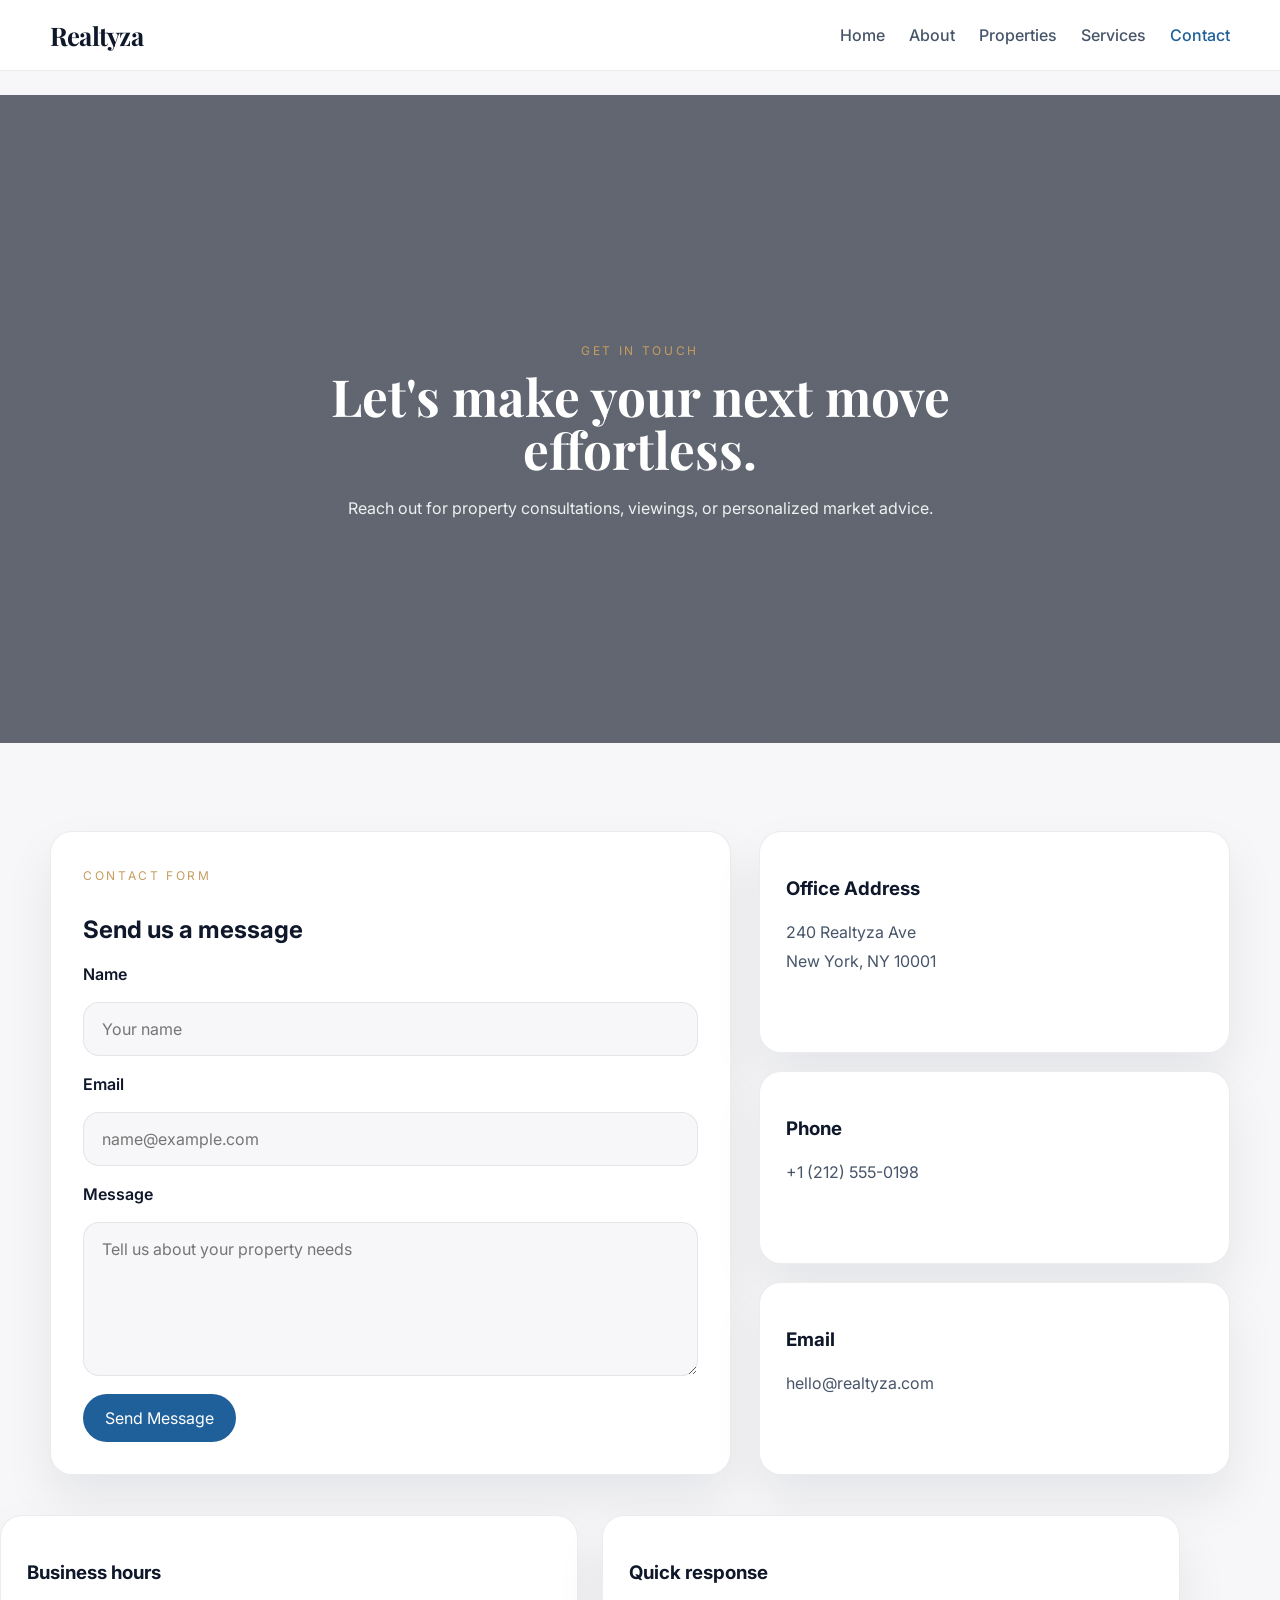
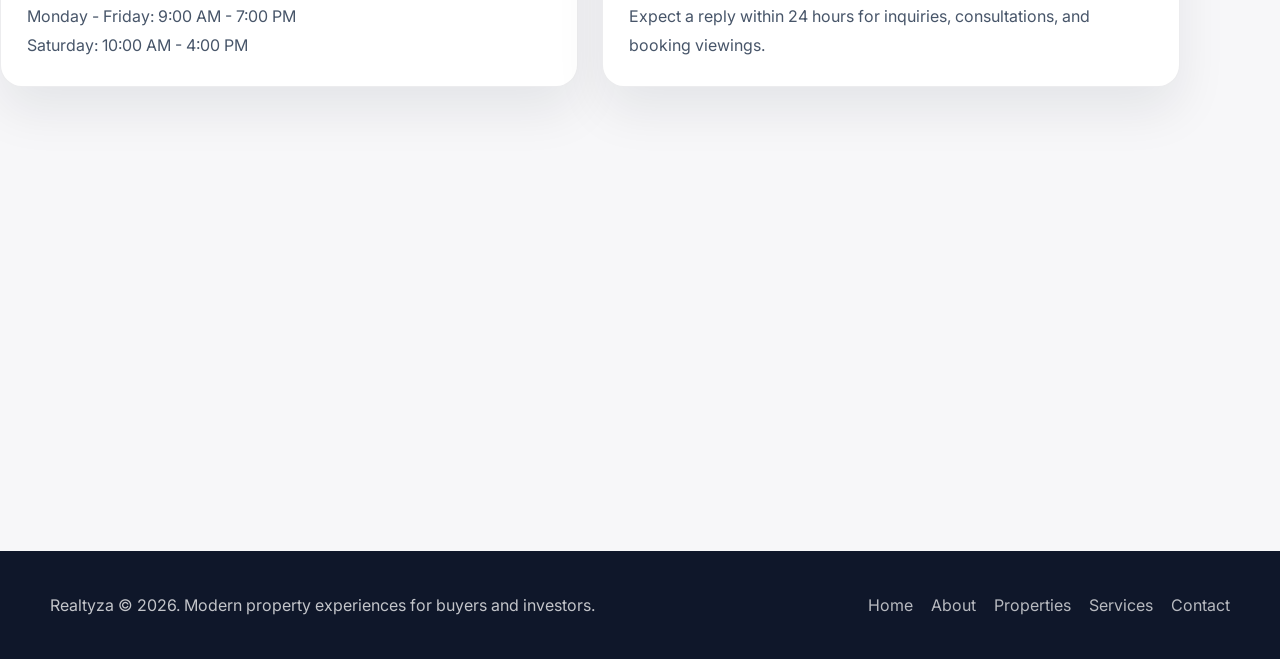
<file: contact.html>
<!DOCTYPE html>
<html lang="en">
<head>
  <meta charset="UTF-8" />
  <meta name="viewport" content="width=device-width, initial-scale=1.0" />
  <title>Contact | Realtyza</title>
  <link rel="stylesheet" href="style.css" />
  <link rel="preconnect" href="https://fonts.googleapis.com" />
  <link rel="preconnect" href="https://fonts.gstatic.com" crossorigin />
  <link href="https://fonts.googleapis.com/css2?family=Inter:wght@400;500;600;700;800&family=Playfair+Display:wght@600;700&display=swap" rel="stylesheet" />
</head>
<body>
  <header class="site-header">
    <div class="container header-inner">
      <a href="index.html" class="brand">Realtyza</a>
      <nav class="navbar">
        <a href="index.html">Home</a>
        <a href="about.html">About</a>
        <a href="properties.html">Properties</a>
        <a href="services.html">Services</a>
        <a href="contact.html" class="active">Contact</a>
      </nav>
    </div>
  </header>

  <main>
    <section class="page-hero contact-hero">
      <div class="hero-copy">
        <span class="eyebrow">Get in touch</span>
        <h1>Let's make your next move effortless.</h1>
        <p>Reach out for property consultations, viewings, or personalized market advice.</p>
      </div>
    </section>

    <section class="container contact-grid">
      <div class="contact-form-card">
        <span class="eyebrow">Contact form</span>
        <h2>Send us a message</h2>
        <form action="#" method="post">
          <label for="name">Name</label>
          <input type="text" id="name" name="name" placeholder="Your name" required />

          <label for="email">Email</label>
          <input type="email" id="email" name="email" placeholder="name@example.com" required />

          <label for="message">Message</label>
          <textarea id="message" name="message" rows="6" placeholder="Tell us about your property needs" required></textarea>

          <button type="submit" class="btn-solid">Send Message</button>
        </form>
      </div>

      <aside class="contact-details">
        <div class="detail-card">
          <h3>Office Address</h3>
          <p>240 Realtyza Ave<br />New York, NY 10001</p>
        </div>
        <div class="detail-card">
          <h3>Phone</h3>
          <p>+1 (212) 555-0198</p>
        </div>
        <div class="detail-card">
          <h3>Email</h3>
          <p>hello@realtyza.com</p>
        </div>
      </aside>
    </section>

    <section class="container contact-footer-info">
      <div class="detail-card">
        <h3>Business hours</h3>
        <p>Monday - Friday: 9:00 AM - 7:00 PM<br />Saturday: 10:00 AM - 4:00 PM</p>
      </div>
      <div class="detail-card">
        <h3>Quick response</h3>
        <p>Expect a reply within 24 hours for inquiries, consultations, and booking viewings.</p>
      </div>
    </section>

    <section class="map-section">
      <iframe src="https://www.google.com/maps/embed?pb=!1m18!1m12!1m3!1d3021.856974577491!2d-73.99744158459264!3d40.72951397932886!2m3!1f0!2f0!3f0!3m2!1i1024!2i768!4f13.1!3m3!1m2!1s0x89c259af3a2aadfb%3A0x7b4c1183b1c9fe8f!2sNew%20York%20University!5e0!3m2!1sen!2sus!4v1712345678901!5m2!1sen!2sus" loading="lazy" referrerpolicy="no-referrer-when-downgrade" allowfullscreen="" aria-hidden="false" tabindex="0"></iframe>
    </section>
  </main>

  <footer class="site-footer">
    <div class="container footer-inner">
      <p>Realtyza © 2026. Modern property experiences for buyers and investors.</p>
      <div class="footer-links">
        <a href="index.html">Home</a>
        <a href="about.html">About</a>
        <a href="properties.html">Properties</a>
        <a href="services.html">Services</a>
        <a href="contact.html">Contact</a>
      </div>
    </div>
  </footer>
</body>
</html>
</file>
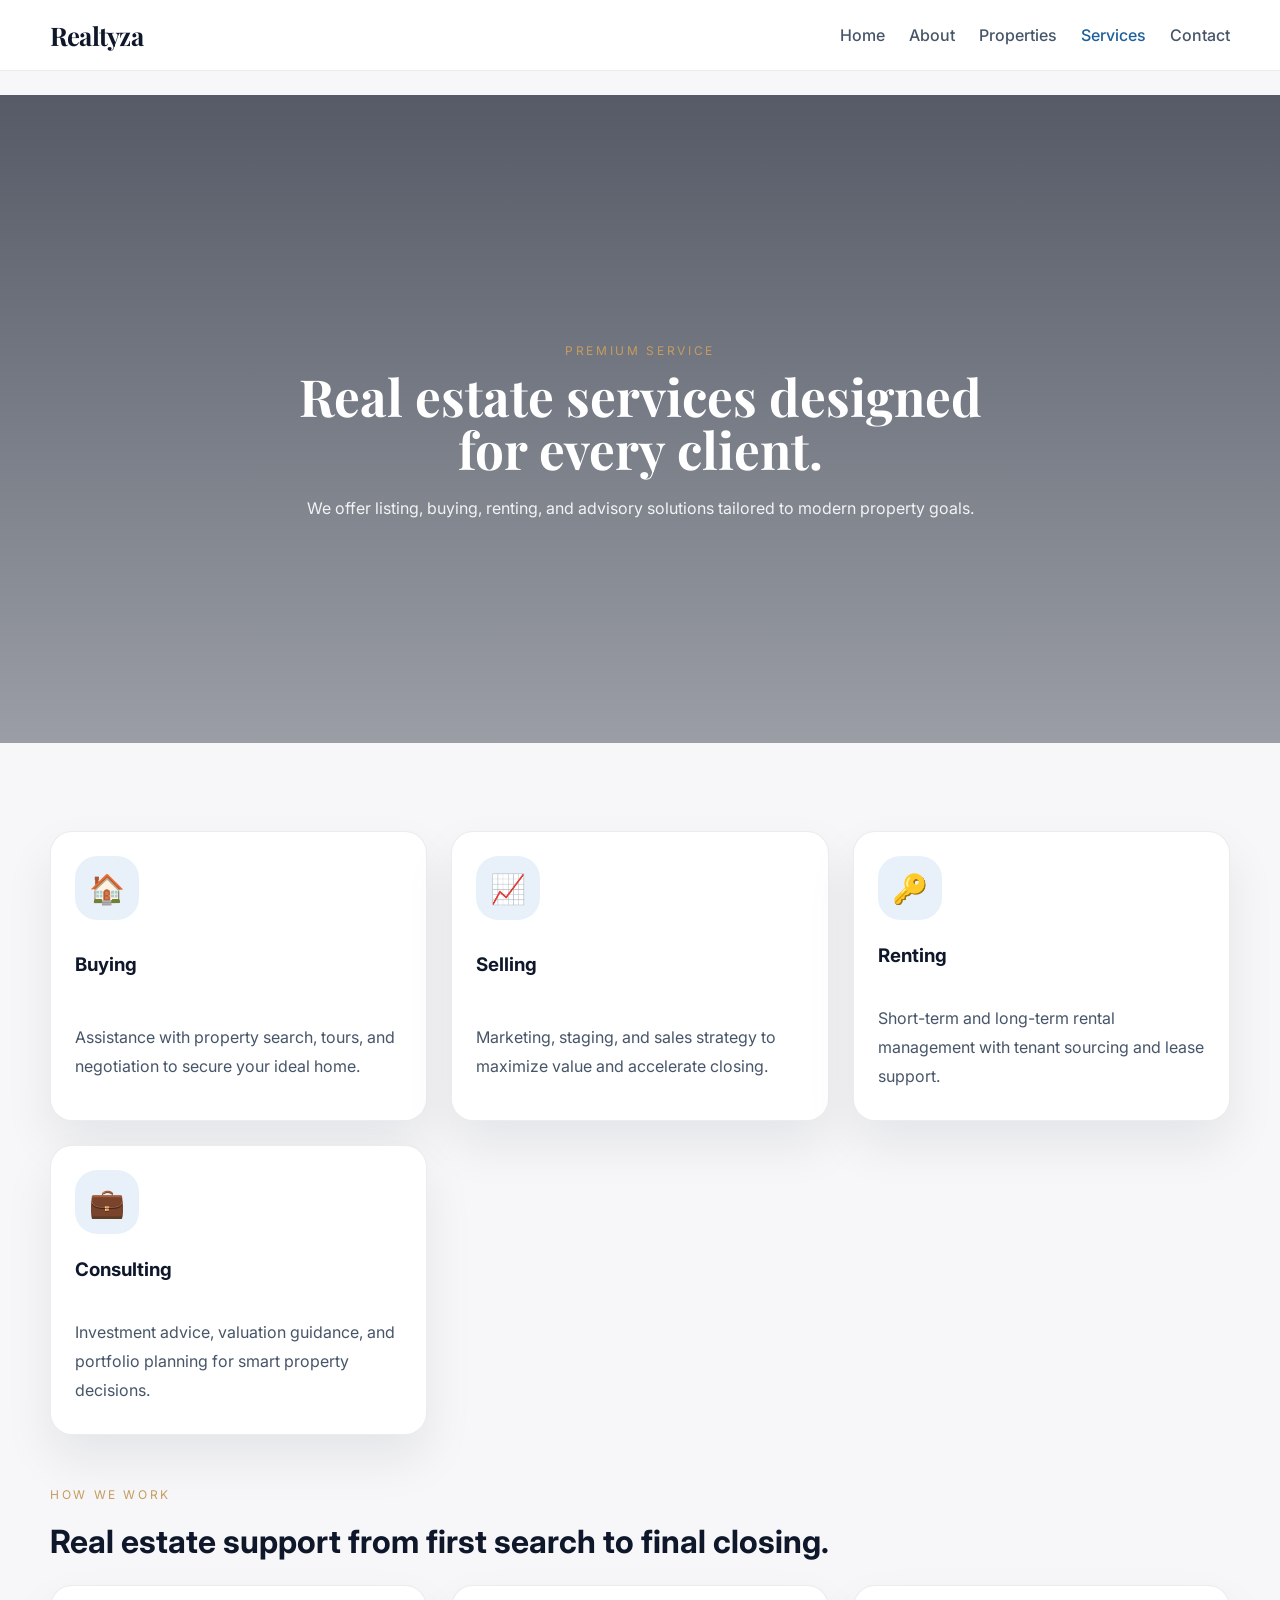
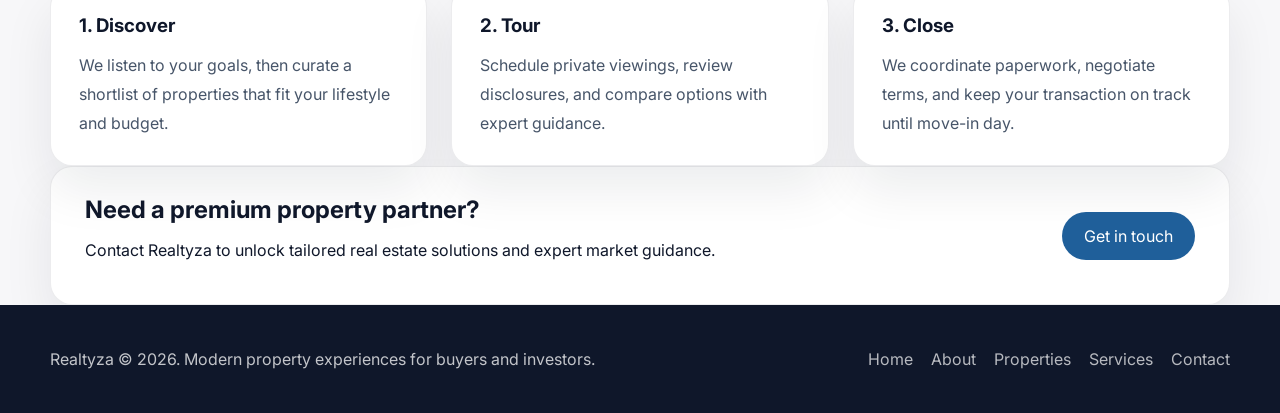
<file: services.html>
<!DOCTYPE html>
<html lang="en">
<head>
  <meta charset="UTF-8" />
  <meta name="viewport" content="width=device-width, initial-scale=1.0" />
  <title>Services | Realtyza</title>
  <link rel="stylesheet" href="style.css" />
  <link rel="preconnect" href="https://fonts.googleapis.com" />
  <link rel="preconnect" href="https://fonts.gstatic.com" crossorigin />
  <link href="https://fonts.googleapis.com/css2?family=Inter:wght@400;500;600;700;800&family=Playfair+Display:wght@600;700&display=swap" rel="stylesheet" />
</head>
<body>
  <header class="site-header">
    <div class="container header-inner">
      <a href="index.html" class="brand">Realtyza</a>
      <nav class="navbar">
        <a href="index.html">Home</a>
        <a href="about.html">About</a>
        <a href="properties.html">Properties</a>
        <a href="services.html" class="active">Services</a>
        <a href="contact.html">Contact</a>
      </nav>
    </div>
  </header>

  <main>
    <section class="page-hero services-hero">
      <div class="hero-copy">
        <span class="eyebrow">Premium service</span>
        <h1>Real estate services designed for every client.</h1>
        <p>We offer listing, buying, renting, and advisory solutions tailored to modern property goals.</p>
      </div>
    </section>

    <section class="container services-grid">
      <div class="service-card">
        <div class="service-icon">🏠</div>
        <h3>Buying</h3>
        <p>Assistance with property search, tours, and negotiation to secure your ideal home.</p>
      </div>
      <div class="service-card">
        <div class="service-icon">📈</div>
        <h3>Selling</h3>
        <p>Marketing, staging, and sales strategy to maximize value and accelerate closing.</p>
      </div>
      <div class="service-card">
        <div class="service-icon">🔑</div>
        <h3>Renting</h3>
        <p>Short-term and long-term rental management with tenant sourcing and lease support.</p>
      </div>
      <div class="service-card">
        <div class="service-icon">💼</div>
        <h3>Consulting</h3>
        <p>Investment advice, valuation guidance, and portfolio planning for smart property decisions.</p>
      </div>
    </section>

    <section class="container process-panel">
      <div class="section-header">
        <span class="eyebrow">How we work</span>
        <h2>Real estate support from first search to final closing.</h2>
      </div>
      <div class="process-grid">
        <article class="process-card">
          <h3>1. Discover</h3>
          <p>We listen to your goals, then curate a shortlist of properties that fit your lifestyle and budget.</p>
        </article>
        <article class="process-card">
          <h3>2. Tour</h3>
          <p>Schedule private viewings, review disclosures, and compare options with expert guidance.</p>
        </article>
        <article class="process-card">
          <h3>3. Close</h3>
          <p>We coordinate paperwork, negotiate terms, and keep your transaction on track until move-in day.</p>
        </article>
      </div>
    </section>

    <section class="container cta-panel">
      <div>
        <h2>Need a premium property partner?</h2>
        <p>Contact Realtyza to unlock tailored real estate solutions and expert market guidance.</p>
      </div>
      <a href="contact.html" class="btn-solid">Get in touch</a>
    </section>
  </main>

  <footer class="site-footer">
    <div class="container footer-inner">
      <p>Realtyza © 2026. Modern property experiences for buyers and investors.</p>
      <div class="footer-links">
        <a href="index.html">Home</a>
        <a href="about.html">About</a>
        <a href="properties.html">Properties</a>
        <a href="services.html">Services</a>
        <a href="contact.html">Contact</a>
      </div>
    </div>
  </footer>
</body>
</html>
</file>
<file: style.css>
/* Global styles */
:root {
  --bg: #f7f7f9;
  --surface: #ffffff;
  --text: #0f172a;
  --muted: #475569;
  --accent: #1f5f9a;
  --accent-soft: #e8f1fa;
  --gold: #c59d5f;
  --border: rgba(15, 23, 42, 0.08);
  --radius: 22px;
  --shadow: 0 24px 50px rgba(15, 23, 42, 0.08);
}

* {
  box-sizing: border-box;
}

html {
  scroll-behavior: smooth;
}

body {
  margin: 0;
  font-family: 'Inter', sans-serif;
  color: var(--text);
  background: var(--bg);
}

#popup-toggle {
  display: none;
}

.whatsapp-button {
  position: fixed;
  top: 16px;
  right: 16px;
  z-index: 60;
  display: inline-flex;
  align-items: center;
  gap: 10px;
  padding: 12px 18px;
  border-radius: 999px;
  background: #25d366;
  color: #fff;
  font-weight: 700;
  box-shadow: 0 18px 32px rgba(37, 211, 102, 0.18);
  transition: transform 0.2s ease, box-shadow 0.2s ease;
}

.whatsapp-button:hover {
  transform: translateY(-2px);
  box-shadow: 0 24px 36px rgba(37, 211, 102, 0.24);
}

.popup-overlay {
  position: fixed;
  inset: 0;
  z-index: 100;
  display: grid;
  place-items: center;
  background: rgba(15, 23, 42, 0.82);
  opacity: 1;
  pointer-events: auto;
  transition: opacity 0.32s ease;
}

.popup-content {
  position: fixed;
  inset: 0;
  width: 100vw;
  height: 100vh;
  max-width: 100vw;
  max-height: 100vh;
  display: grid;
  place-items: center;
  background: transparent;
  border-radius: 0;
  box-shadow: none;
}

.popup-content {
  scrollbar-width: none;
  -ms-overflow-style: none;
}

.popup-content::-webkit-scrollbar {
  display: none;
}

.popup-content img {
  width: 100vw;
  height: 100vh;
  object-fit: contain;
  display: block;
}

.popup-text h2 {
  font-family: 'Playfair Display', serif;
  font-size: clamp(2rem, 3vw, 2.8rem);
  margin: 0;
}

.popup-close {
  position: absolute;
  top: 20px;
  left: 20px;
  width: 48px;
  height: 48px;
  display: grid;
  place-items: center;
  border-radius: 50%;
  background: rgba(255, 255, 255, 0.95);
  color: #0f172a;
  font-size: 1.5rem;
  cursor: pointer;
  z-index: 10;
  border: 1px solid rgba(15, 23, 42, 0.12);
  transition: transform 0.2s ease, background 0.2s ease;
}

.popup-close:hover {
  transform: scale(1.05);
  background: #ffffff;
}

img {
  width: 100%;
  display: block;
  border-radius: 20px;
  object-fit: cover;
}

a {
  text-decoration: none;
  color: inherit;
}

button,
input,
textarea {
  font: inherit;
}

.container {
  width: min(1180px, calc(100% - 32px));
  margin: 0 auto;
}

.site-header {
  position: sticky;
  top: 0;
  z-index: 20;
  background: rgba(255, 255, 255, 0.96);
  backdrop-filter: blur(14px);
  border-bottom: 1px solid rgba(15, 23, 42, 0.08);
}

.header-inner {
  display: flex;
  align-items: center;
  justify-content: space-between;
  gap: 24px;
  padding: 18px 0;
}

.brand {
  font-family: 'Playfair Display', serif;
  font-size: 1.6rem;
  font-weight: 700;
  letter-spacing: -0.03em;
  color: var(--text);
}

.navbar {
  display: flex;
  align-items: center;
  gap: 24px;
  flex-wrap: wrap;
}

.navbar a {
  font-weight: 500;
  color: var(--muted);
  transition: color 0.25s ease;
}

.navbar a:hover,
.navbar a.active {
  color: var(--accent);
}

.eyebrow {
  display: inline-block;
  text-transform: uppercase;
  letter-spacing: 0.22em;
  color: var(--gold);
  font-size: 0.75rem;
  margin-bottom: 12px;
}

.page-hero {
  min-height: 72vh;
  display: grid;
  place-items: center;
  padding: 120px 0 80px;
  color: #ffffff;
  text-align: center;
}

.page-hero .hero-copy {
  width: min(740px, 100%);
}

.page-hero h1 {
  font-family: 'Playfair Display', serif;
  font-size: clamp(2.8rem, 4vw, 4.4rem);
  margin: 0;
  line-height: 1.03;
}

.page-hero p {
  color: rgba(255, 255, 255, 0.9);
  font-size: 1rem;
  margin-top: 18px;
  line-height: 1.8;
}

.whatsapp-hero-button {
  display: inline-flex;
  align-items: center;
  justify-content: center;
  gap: 8px;
  padding: 14px 32px;
  margin-top: 24px;
  border-radius: 999px;
  background: #25d366;
  color: #ffffff;
  font-weight: 600;
  font-size: 1rem;
  box-shadow: 0 18px 32px rgba(37, 211, 102, 0.28);
  transition: transform 0.2s ease, box-shadow 0.2s ease;
  cursor: pointer;
}

.whatsapp-hero-button:hover {
  transform: translateY(-2px);
  box-shadow: 0 24px 40px rgba(37, 211, 102, 0.36);
}

.home-hero {
  background: linear-gradient(180deg, rgba(16, 24, 40, 0.5), rgba(16, 24, 40, 0.5)), url('https://images.unsplash.com/photo-1505693416388-ac5ce068fe85?auto=format&fit=crop&w=1800&q=80') center/cover no-repeat;
}

.about-hero {
  background: linear-gradient(180deg, rgba(16, 24, 40, 0.75), rgba(16, 24, 40, 0.4)), url('https://images.unsplash.com/photo-1599423300746-b62533397364?auto=format&fit=crop&w=1800&q=80') center/cover no-repeat;
}

.properties-hero {
  background: linear-gradient(180deg, rgba(16, 24, 40, 0.6), rgba(16, 24, 40, 0.6)), url('https://images.unsplash.com/photo-1494526585095-c41746248156?auto=format&fit=crop&w=1800&q=80') center/cover no-repeat;
}

.services-hero {
  background: linear-gradient(180deg, rgba(16, 24, 40, 0.7), rgba(16, 24, 40, 0.4)), url('https://images.unsplash.com/photo-1512917774080-9991f1c4c750?auto=format&fit=crop&w=1800&q=80') center/cover no-repeat;
}

.contact-hero {
  background: linear-gradient(180deg, rgba(16, 24, 40, 0.65), rgba(16, 24, 40, 0.65)), url('https://images.unsplash.com/photo-1505693416388-ac5ce068fe85?auto=format&fit=crop&w=1800&q=80') center/cover no-repeat;
}

main {
  padding-top: 24px;
}

.home-search {
  background: var(--surface);
  margin-top: -80px;
  padding: 32px;
  border-radius: var(--radius);
  box-shadow: var(--shadow);
  border: 1px solid var(--border);
}

.search-grid {
  display: grid;
  grid-template-columns: repeat(4, minmax(0, 1fr));
  gap: 18px;
}

.search-grid label {
  display: grid;
  gap: 10px;
  font-size: 0.95rem;
  color: var(--muted);
}

.search-grid input,
.search-grid select {
  width: 100%;
  padding: 14px 16px;
  border: 1px solid var(--border);
  border-radius: 16px;
  background: #f7f7f9;
}

.btn-solid,
.btn-outline {
  display: inline-flex;
  align-items: center;
  justify-content: center;
  gap: 8px;
  padding: 14px 22px;
  border-radius: 999px;
  border: none;
  cursor: pointer;
  transition: transform 0.25s ease, box-shadow 0.25s ease, background 0.25s ease;
}

.btn-solid {
  background: var(--accent);
  color: #ffffff;
}

.btn-solid:hover,
.btn-outline:hover {
  transform: translateY(-2px);
  box-shadow: 0 18px 32px rgba(31, 95, 154, 0.16);
}

.btn-outline {
  background: transparent;
  border: 1px solid rgba(31, 95, 154, 0.18);
  color: var(--accent);
}

.featured-grid,
.property-grid,
.services-grid,
.team-grid {
  display: grid;
  gap: 24px;
}

.featured-grid,
.property-grid {
  grid-template-columns: repeat(3, minmax(0, 1fr));
}

.team-grid,
.services-grid {
  grid-template-columns: repeat(3, minmax(0, 1fr));
}

.card,
.property-card,
.service-card,
.team-card,
.detail-card,
.mission-card {
  background: var(--surface);
  border-radius: var(--radius);
  box-shadow: var(--shadow);
  border: 1px solid var(--border);
  overflow: hidden;
}

.card img,
.property-card img,
.team-card img {
  height: 260px;
}

.card-content,
.property-info,
.service-card,
.team-card,
.detail-card,
.mission-card {
  padding: 24px;
}

.card-content h3,
.property-info h3,
.service-card h3,
.team-card h3,
.mission-card h3 {
  margin: 0 0 14px;
}

.card-content p,
.property-info p,
.service-card p,
.team-card p,
.detail-card p,
.mission-card p {
  margin: 0;
  color: var(--muted);
  line-height: 1.8;
}

.featured-card {
  display: grid;
  gap: 18px;
}

.property-card {
  display: flex;
  flex-direction: column;
  justify-content: space-between;
}

.property-info {
  display: grid;
  gap: 12px;
}

.price {
  color: var(--accent);
  font-weight: 700;
}

.location {
  font-size: 0.95rem;
}

.section-header {
  text-align: left;
  margin-bottom: 24px;
}

.section-header h2 {
  font-size: clamp(2rem, 2.5vw, 2.9rem);
  margin: 8px 0 0;
}

.page-hero + .container {
  margin-top: 40px;
}

.intro-grid {
  display: grid;
  grid-template-columns: 1.1fr 0.9fr;
  gap: 32px;
  padding-bottom: 48px;
}

.stats-grid {
  display: grid;
  gap: 18px;
}

.stat-card {
  padding: 26px;
  border-radius: 22px;
  background: linear-gradient(180deg, rgba(255, 255, 255, 0.96), rgba(255, 255, 255, 0.88));
  border: 1px solid rgba(31, 95, 154, 0.12);
}

.stat-card h3 {
  margin: 0 0 10px;
  font-size: 2rem;
  color: var(--accent);
}

.team-section,
.mission-vision,
.contact-grid,
.services-grid,
.properties-list {
  padding: 48px 0;
}

.team-card {
  display: grid;
  gap: 18px;
}

.team-card img {
  height: 320px;
}

.mission-vision {
  display: grid;
  grid-template-columns: repeat(2, minmax(0, 1fr));
  gap: 24px;
}

.mission-card {
  padding: 32px;
}

.services-grid {
  padding: 48px 0;
}

.service-card {
  min-height: 290px;
  display: grid;
  gap: 18px;
}

.service-icon {
  width: 64px;
  height: 64px;
  display: grid;
  place-items: center;
  border-radius: 22px;
  background: var(--accent-soft);
  font-size: 1.8rem;
}

.feature-grid,
.portfolio-grid,
.process-grid,
.awards-grid,
.contact-footer-info {
  display: grid;
  gap: 24px;
}

.feature-grid,
.portfolio-grid,
.process-grid,
.awards-grid {
  grid-template-columns: repeat(3, minmax(0, 1fr));
}

.feature-card,
.portfolio-card,
.process-card,
.award-card {
  background: var(--surface);
  border-radius: var(--radius);
  padding: 28px;
  border: 1px solid var(--border);
  box-shadow: var(--shadow);
}

.feature-card h3,
.portfolio-card h3,
.process-card h3,
.award-card h3 {
  margin: 0 0 14px;
}

.process-card p,
.portfolio-card p,
.feature-card p,
.award-card p {
  margin: 0;
  color: var(--muted);
  line-height: 1.8;
}

.contact-footer-info {
  grid-template-columns: repeat(2, minmax(0, 1fr));
  margin: 0 0 40px;
}

.cta-panel {
  display: flex;
  align-items: center;
  justify-content: space-between;
  gap: 24px;
  background: var(--surface);
  border-radius: var(--radius);
  padding: 28px 34px;
  border: 1px solid var(--border);
  box-shadow: var(--shadow);
}

.cta-panel h2 {
  margin: 0 0 12px;
}

.contact-grid {
  display: grid;
  grid-template-columns: 1.3fr 0.9fr;
  gap: 28px;
  padding-bottom: 40px;
}

.contact-form-card {
  background: var(--surface);
  border-radius: var(--radius);
  padding: 32px;
  box-shadow: var(--shadow);
  border: 1px solid var(--border);
}

.contact-form-card form {
  display: grid;
  gap: 18px;
}

.contact-form-card label {
  font-weight: 600;
}

.contact-form-card input,
.contact-form-card textarea {
  width: 100%;
  padding: 16px 18px;
  border-radius: 16px;
  border: 1px solid var(--border);
  background: #f7f7f9;
}

.contact-form-card button {
  width: fit-content;
  border: none;
}

.contact-details {
  display: grid;
  gap: 18px;
}

.detail-card {
  padding: 26px;
}

.map-section iframe {
  width: 100%;
  min-height: 420px;
  border: none;
}

.site-footer {
  background: #0f172a;
  color: rgba(255, 255, 255, 0.75);
  padding: 28px 0;
}

.footer-inner {
  display: flex;
  align-items: center;
  justify-content: space-between;
  gap: 24px;
  flex-wrap: wrap;
}

.footer-links {
  display: flex;
  flex-wrap: wrap;
  gap: 18px;
}

.footer-links a {
  color: rgba(255, 255, 255, 0.7);
}

.footer-links a:hover {
  color: #ffffff;
}

@media (max-width: 980px) {
  .intro-grid,
  .mission-vision,
  .contact-grid,
  .cta-panel {
    grid-template-columns: 1fr;
  }

  .search-grid {
    grid-template-columns: 1fr 1fr;
  }

  .featured-grid,
  .property-grid,
  .team-grid,
  .services-grid {
    grid-template-columns: repeat(2, minmax(0, 1fr));
  }
}

@media (max-width: 720px) {
  .container {
    width: min(100%, calc(100% - 24px));
  }

  .header-inner {
    flex-direction: column;
    align-items: flex-start;
  }

  .navbar {
    width: 100%;
    justify-content: space-between;
    gap: 12px;
  }

  .page-hero {
    padding: 100px 0 60px;
  }

  .search-grid {
    grid-template-columns: 1fr;
  }

  .featured-grid,
  .property-grid,
  .team-grid,
  .services-grid {
    grid-template-columns: 1fr;
  }

  .stats-grid,
  .contact-details,
  .mission-vision,
  .cta-panel {
    gap: 20px;
  }

  .btn-solid,
  .btn-outline {
    width: 100%;
  }
}

@media (prefers-reduced-motion: reduce) {
  *, *::before, *::after {
    scroll-behavior: auto !important;
    transition: none !important;
  }
}
</file>
